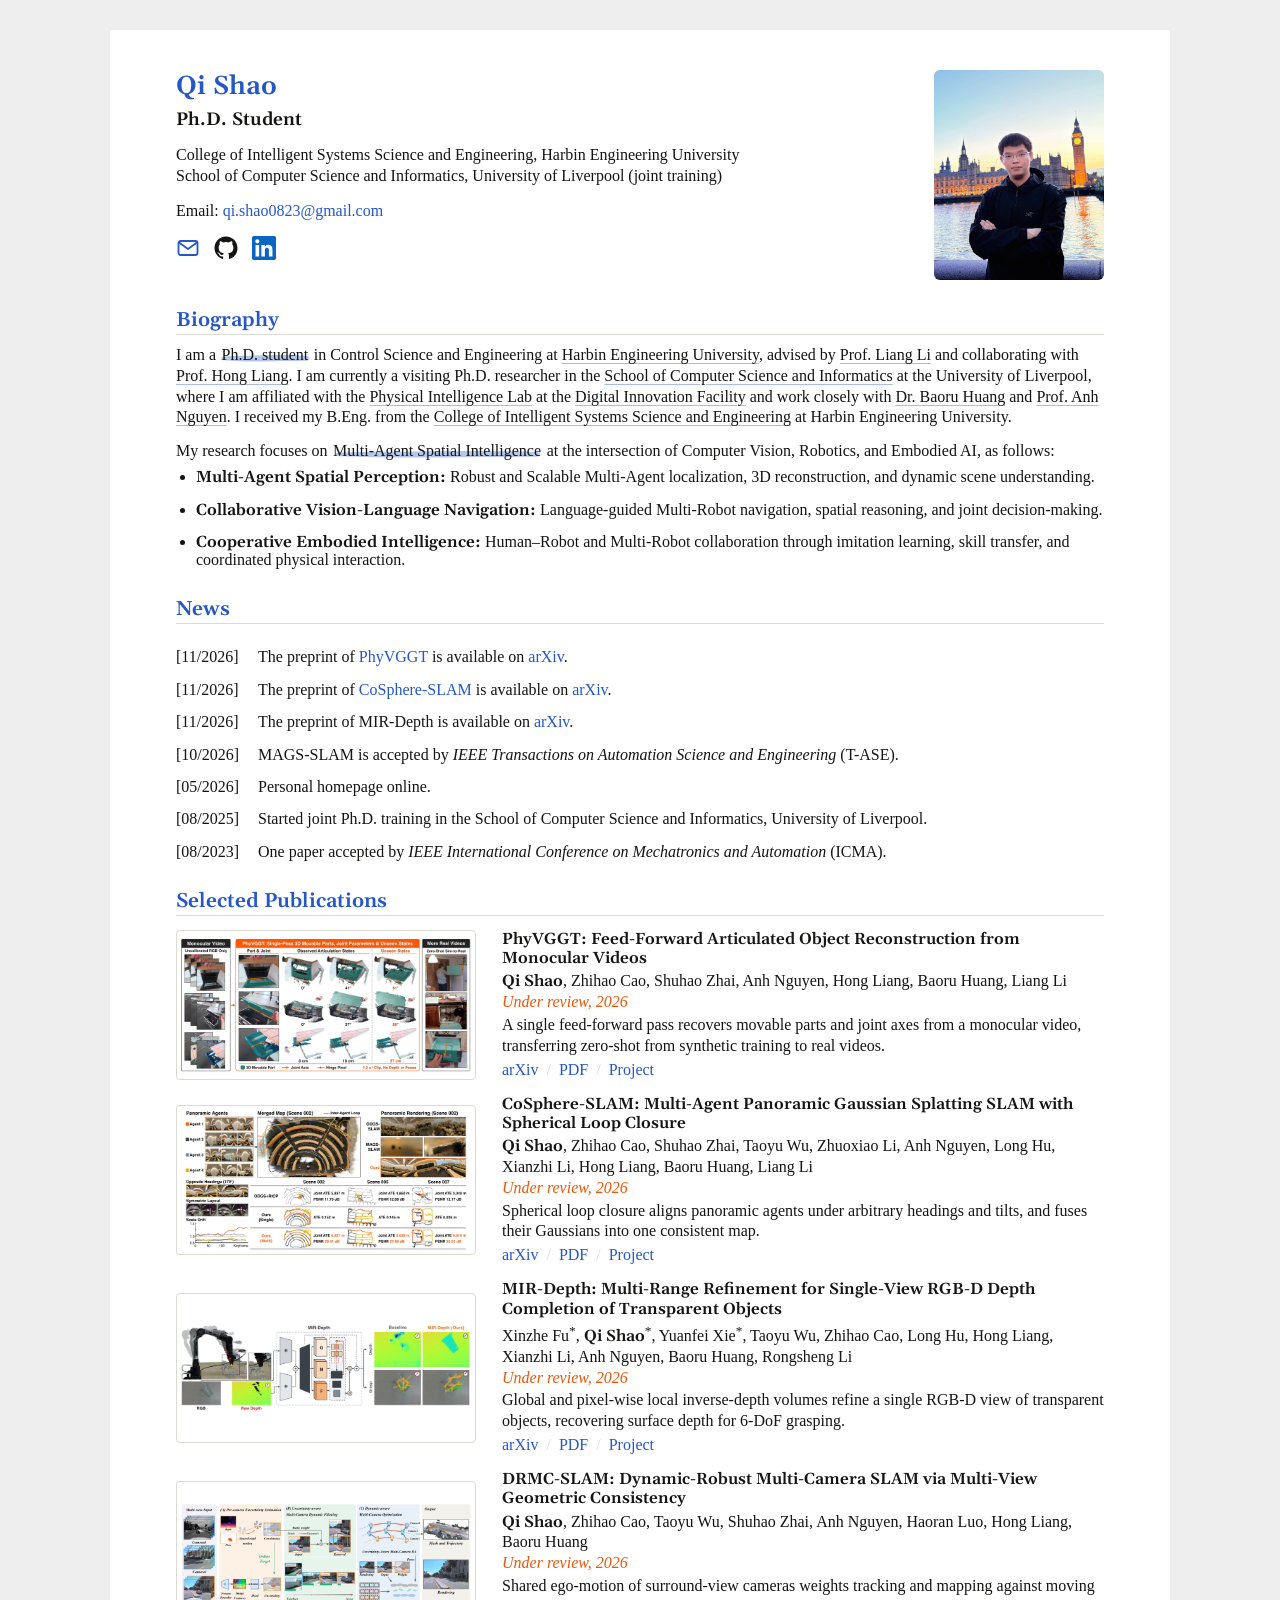
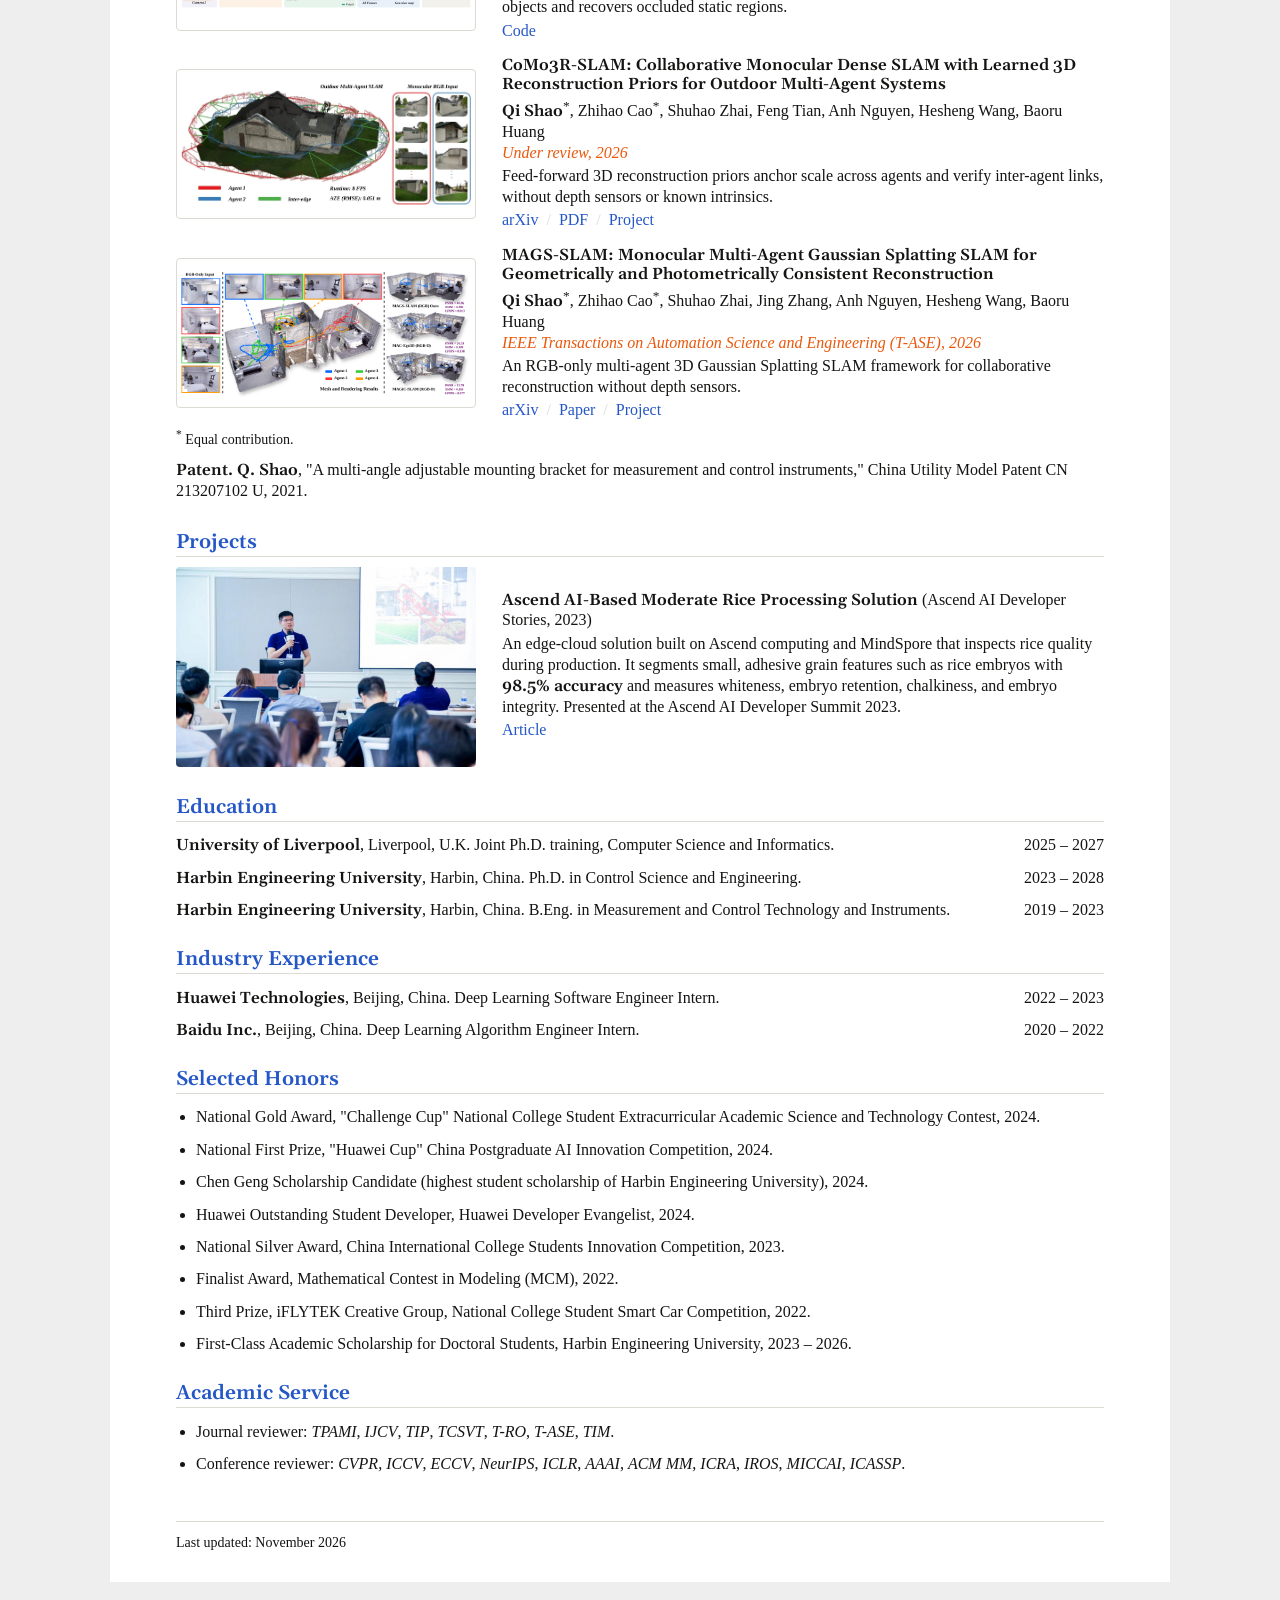
<file: index.html>
<!DOCTYPE html>
<html lang="en">

<head>
  <meta charset="UTF-8">
  <meta name="author" content="Qi Shao">
  <meta name="viewport" content="width=device-width, initial-scale=1">
  <meta name="description" content="Qi Shao, Ph.D. student working on 3D scene representation and SLAM for multi-robot systems and embodied AI.">
  <title>Qi Shao</title>
  <link rel="icon" href="data:,">
  <link rel="preconnect" href="https://fonts.googleapis.com">
  <link rel="preconnect" href="https://fonts.gstatic.com" crossorigin>
  <link rel="stylesheet" href="https://fonts.googleapis.com/css2?family=Gelasio:wght@600&display=swap">
  <link rel="stylesheet" href="home.css?v=20261124i">
</head>

<body>
  <main class="wrap">
    <!-- EDIT CONTENT: Header -->
    <header class="header">
      <div>
        <h1>Qi Shao</h1>
        <p class="role">Ph.D. Student</p>
        <p>College of Intelligent Systems Science and Engineering, Harbin Engineering University</p>
        <p>School of Computer Science and Informatics, University of Liverpool (joint training)</p>
        <p class="contact">Email: <a href="mailto:qi.shao0823@gmail.com">qi.shao0823@gmail.com</a></p>
        <p class="links">
          <a href="mailto:qi.shao0823@gmail.com" title="Email" aria-label="Email"><svg viewBox="0 0 24 24" class="ic-mail"><rect x="2.5" y="5" width="19" height="14" rx="2"/><path d="M3 6.5l9 6.5 9-6.5"/></svg></a>
          <a href="https://github.com/qishao11" title="GitHub" aria-label="GitHub"><svg viewBox="0 0 24 24" class="ic-fill"><path d="M12 .5C5.65.5.5 5.65.5 12c0 5.08 3.29 9.39 7.86 10.91.58.1.79-.25.79-.56v-1.97c-3.2.7-3.87-1.54-3.87-1.54-.52-1.33-1.28-1.69-1.28-1.69-1.04-.71.08-.7.08-.7 1.15.08 1.76 1.19 1.76 1.19 1.03 1.76 2.69 1.25 3.35.96.1-.75.4-1.25.73-1.54-2.55-.29-5.24-1.28-5.24-5.68 0-1.26.45-2.28 1.19-3.09-.12-.29-.52-1.46.11-3.05 0 0 .97-.31 3.17 1.18a11 11 0 0 1 5.77 0c2.2-1.49 3.17-1.18 3.17-1.18.63 1.59.23 2.76.11 3.05.74.81 1.19 1.83 1.19 3.09 0 4.41-2.69 5.38-5.26 5.67.41.36.78 1.06.78 2.14v3.17c0 .31.21.67.8.56A11.51 11.51 0 0 0 23.5 12C23.5 5.65 18.35.5 12 .5z"/></svg></a>
          <a href="https://www.linkedin.com/in/qi-shao-312164307" title="LinkedIn" aria-label="LinkedIn"><svg viewBox="0 0 24 24" class="ic-fill ic-linkedin"><path d="M20.45 20.45h-3.56v-5.57c0-1.33-.02-3.04-1.85-3.04-1.85 0-2.14 1.45-2.14 2.94v5.67H9.35V9h3.41v1.56h.05c.48-.9 1.64-1.85 3.37-1.85 3.6 0 4.27 2.37 4.27 5.46v6.28zM5.34 7.43a2.06 2.06 0 1 1 0-4.13 2.06 2.06 0 0 1 0 4.13zM7.12 20.45H3.56V9h3.56v11.45zM22.22 0H1.77C.79 0 0 .77 0 1.73v20.54C0 23.23.79 24 1.77 24h20.45c.98 0 1.78-.77 1.78-1.73V1.73C24 .77 23.2 0 22.22 0z"/></svg></a>
        </p>
      </div>
      <img class="photo" src="images/Personal.jpg?v=20261007" alt="Qi Shao">
    </header>

    <!-- EDIT CONTENT: Biography -->
    <section id="bio">
      <h2>Biography</h2>
      <p>
        I am a <mark class="brush">Ph.D. student</mark> in Control Science and Engineering at
        <a href="https://english.hrbeu.edu.cn/">Harbin Engineering University</a>, advised by
        <a href="https://faculty.hrbeu.edu.cn/liliang/zh_CN/hjxx/45060/content/4376.htm">Prof. Liang Li</a>
        and collaborating with <a href="https://faculty.hrbeu.edu.cn/lianghong/zh_CN/index.htm">Prof. Hong Liang</a>.
        I am currently a visiting Ph.D. researcher in the
        <a href="https://www.liverpool.ac.uk/computer-science-and-informatics/">School of Computer Science and Informatics</a>
        at the University of Liverpool, where I am affiliated with the
        <a href="https://github.com/airvlab">Physical Intelligence Lab</a> at the
        <a href="https://digitalinnovationfacility.com/about-us/">Digital Innovation Facility</a>
        and work closely with <a href="https://baoru.netlify.app/">Dr. Baoru Huang</a> and
        <a href="https://cgi.csc.liv.ac.uk/~anguyen/">Prof. Anh Nguyen</a>.
        I received my B.Eng. from the <a href="https://cisse.hrbeu.edu.cn/">College of Intelligent Systems Science and Engineering</a>
        at Harbin Engineering University.
      </p>
      <p>My research focuses on <mark class="brush">Multi-Agent Spatial Intelligence</mark> at the intersection of Computer Vision, Robotics, and Embodied AI, as follows:</p>
      <ul class="plain research">
        <li><strong>Multi-Agent Spatial Perception:</strong> Robust and Scalable Multi-Agent localization, 3D reconstruction, and dynamic scene understanding.</li>
        <li><strong>Collaborative Vision-Language Navigation:</strong> Language-guided Multi-Robot navigation, spatial reasoning, and joint decision-making.</li>
        <li><strong>Cooperative Embodied Intelligence:</strong> Human&ndash;Robot and Multi-Robot collaboration through imitation learning, skill transfer, and coordinated physical interaction.</li>
      </ul>
    </section>

    <!-- EDIT CONTENT: News -->
    <section id="news">
      <h2>News</h2>
      <ul class="news" id="news-list">
        <li><span class="date">[11/2026]</span><span>The preprint of <a href="https://phyvggt.github.io">PhyVGGT</a> is available on <a href="https://arxiv.org/abs/2611.22244">arXiv</a>.</span></li>
        <li><span class="date">[11/2026]</span><span>The preprint of <a href="https://cosphere-slam.github.io">CoSphere-SLAM</a> is available on <a href="https://arxiv.org/abs/2611.22235">arXiv</a>.</span></li>
        <li><span class="date">[11/2026]</span><span>The preprint of MIR-Depth is available on <a href="https://arxiv.org/abs/2611.25417">arXiv</a>.</span></li>
        <li><span class="date">[10/2026]</span><span>MAGS-SLAM is accepted by <em>IEEE Transactions on Automation Science and Engineering</em> (T-ASE).</span></li>
        <li><span class="date">[05/2026]</span><span>Personal homepage online.</span></li>
        <li><span class="date">[08/2025]</span><span>Started joint Ph.D. training in the School of Computer Science and Informatics, University of Liverpool.</span></li>
        <li><span class="date">[08/2023]</span><span>One paper accepted by <em>IEEE International Conference on Mechatronics and Automation</em> (ICMA).</span></li>
      </ul>
    </section>

    <!-- EDIT CONTENT: Publications -->
    <section id="publications">
      <h2>Selected Publications</h2>

      <div class="pub">
        <img src="images/phyvggt-teaser.jpg" alt="PhyVGGT reconstructs movable parts and joints from a monocular video" data-zoom>
        <div>
          <p class="title">PhyVGGT: Feed-Forward Articulated Object Reconstruction from Monocular Videos</p>
          <p><strong>Qi Shao</strong>, Zhihao Cao, Shuhao Zhai, Anh Nguyen, Hong Liang, Baoru Huang, Liang Li</p>
          <p class="venue">Under review, 2026</p>
          <p class="tag">A single feed-forward pass recovers movable parts and joint axes from a monocular video, transferring zero-shot from synthetic training to real videos.</p>
          <p class="links-line"><a href="https://arxiv.org/abs/2611.22244">arXiv</a> <span>/</span> <a href="https://arxiv.org/pdf/2611.22244">PDF</a> <span>/</span> <a href="https://phyvggt.github.io">Project</a></p>
        </div>
      </div>

      <div class="pub">
        <img src="images/cosphere-slam-teaser.jpg" alt="CoSphere-SLAM aligns panoramic agents into one 3D Gaussian map" data-zoom>
        <div>
          <p class="title">CoSphere-SLAM: Multi-Agent Panoramic Gaussian Splatting SLAM with Spherical Loop Closure</p>
          <p><strong>Qi Shao</strong>, Zhihao Cao, Shuhao Zhai, Taoyu Wu, Zhuoxiao Li, Anh Nguyen, Long Hu, Xianzhi Li, Hong Liang, Baoru Huang, Liang Li</p>
          <p class="venue">Under review, 2026</p>
          <p class="tag">Spherical loop closure aligns panoramic agents under arbitrary headings and tilts, and fuses their Gaussians into one consistent map.</p>
          <p class="links-line"><a href="https://arxiv.org/abs/2611.22235">arXiv</a> <span>/</span> <a href="https://arxiv.org/pdf/2611.22235">PDF</a> <span>/</span> <a href="https://cosphere-slam.github.io">Project</a></p>
        </div>
      </div>

      <div class="pub">
        <img src="images/mir-depth-teaser.jpg" alt="MIR-Depth completes the depth of a transparent cup for robotic grasping" data-zoom>
        <div>
          <p class="title">MIR-Depth: Multi-Range Refinement for Single-View RGB-D Depth Completion of Transparent Objects</p>
          <p>Xinzhe Fu<sup>*</sup>, <strong>Qi Shao</strong><sup>*</sup>, Yuanfei Xie<sup>*</sup>, Taoyu Wu, Zhihao Cao, Long Hu, Hong Liang, Xianzhi Li, Anh Nguyen, Baoru Huang, Rongsheng Li</p>
          <p class="venue">Under review, 2026</p>
          <p class="tag">Global and pixel-wise local inverse-depth volumes refine a single RGB-D view of transparent objects, recovering surface depth for 6-DoF grasping.</p>
          <p class="links-line"><a href="https://arxiv.org/abs/2611.25417">arXiv</a> <span>/</span> <a href="https://arxiv.org/pdf/2611.25417">PDF</a> <span>/</span> <a aria-disabled="true">Project</a></p>
        </div>
      </div>

      <div class="pub">
        <img src="images/drmc-slam-pipeline.jpg" alt="DRMC-SLAM pipeline" data-zoom>
        <div>
          <p class="title">DRMC-SLAM: Dynamic-Robust Multi-Camera SLAM via Multi-View Geometric Consistency</p>
          <p><strong>Qi Shao</strong>, Zhihao Cao, Taoyu Wu, Shuhao Zhai, Anh Nguyen, Haoran Luo, Hong Liang, Baoru Huang</p>
          <p class="venue">Under review, 2026</p>
          <p class="tag">Shared ego-motion of surround-view cameras weights tracking and mapping against moving objects and recovers occluded static regions.</p>
          <p class="links-line"><a href="https://github.com/qishao11/DRMC-SLAM">Code</a></p>
        </div>
      </div>

      <div class="pub">
        <img src="images/como3r-slam-teaser.jpg" alt="CoMo3R-SLAM outdoor multi-agent reconstruction" data-zoom>
        <div>
          <p class="title">CoMo3R-SLAM: Collaborative Monocular Dense SLAM with Learned 3D Reconstruction Priors for Outdoor Multi-Agent Systems</p>
          <p><strong>Qi Shao</strong><sup>*</sup>, Zhihao Cao<sup>*</sup>, Shuhao Zhai, Feng Tian, Anh Nguyen, Hesheng Wang, Baoru Huang</p>
          <p class="venue">Under review, 2026</p>
          <p class="tag">Feed-forward 3D reconstruction priors anchor scale across agents and verify inter-agent links, without depth sensors or known intrinsics.</p>
          <p class="links-line"><a href="https://arxiv.org/abs/2605.30488v2">arXiv</a> <span>/</span> <a href="https://arxiv.org/pdf/2605.30488v2">PDF</a> <span>/</span> <a href="https://como3r-slam.github.io">Project</a></p>
        </div>
      </div>

      <div class="pub">
        <img src="images/mags-slam-teaser.png" alt="MAGS-SLAM overview" data-zoom>
        <div>
          <p class="title">MAGS-SLAM: Monocular Multi-Agent Gaussian Splatting SLAM for Geometrically and Photometrically Consistent Reconstruction</p>
          <p><strong>Qi Shao</strong><sup>*</sup>, Zhihao Cao<sup>*</sup>, Shuhao Zhai, Jing Zhang, Anh Nguyen, Hesheng Wang, Baoru Huang</p>
          <p class="venue">IEEE Transactions on Automation Science and Engineering (T-ASE), 2026</p>
          <p class="tag">An RGB-only multi-agent 3D Gaussian Splatting SLAM framework for collaborative reconstruction without depth sensors.</p>
          <p class="links-line"><a href="https://arxiv.org/abs/2605.10760v2">arXiv</a> <span>/</span> <a href="https://ieeexplore.ieee.org/document/11745927">Paper</a> <span>/</span> <a href="https://mags-slam.github.io">Project</a></p>
        </div>
      </div>

      <p class="note"><sup>*</sup> Equal contribution.</p>

      <p><strong>Patent.</strong> <strong>Q. Shao</strong>, "A multi-angle adjustable mounting bracket for measurement and control instruments," China Utility Model Patent CN 213207102 U, 2021.</p>
    </section>

    <!-- EDIT CONTENT: Project -->
    <section id="projects">
      <h2>Projects</h2>
      <div class="project">
        <img src="images/ascend-rice-ai-cover.png" alt="Ascend AI rice processing project" data-zoom>
        <div>
          <p><strong>Ascend AI-Based Moderate Rice Processing Solution</strong> (Ascend AI Developer Stories, 2023)</p>
          <p>
            An edge-cloud solution built on Ascend computing and MindSpore that inspects rice quality during production.
            It segments small, adhesive grain features such as rice embryos with <strong>98.5% accuracy</strong> and
            measures whiteness, embryo retention, chalkiness, and embryo integrity. Presented at the Ascend AI Developer Summit 2023.
           
          </p>
          <p class="links-line"><a href="https://mp.weixin.qq.com/s/vDVNTr2NgTSDnGcO1pzpyA">Article</a></p>
        </div>
      </div>
    </section>

    <!-- EDIT CONTENT: Education -->
    <section id="education">
      <h2>Education</h2>
      <div class="entry">
        <p><strong>University of Liverpool</strong>, Liverpool, U.K. Joint Ph.D. training, Computer Science and Informatics.</p>
        <span class="when">2025 &ndash; 2027</span>
      </div>
      <div class="entry">
        <p><strong>Harbin Engineering University</strong>, Harbin, China. Ph.D. in Control Science and Engineering.</p>
        <span class="when">2023 &ndash; 2028</span>
      </div>
      <div class="entry">
        <p><strong>Harbin Engineering University</strong>, Harbin, China. B.Eng. in Measurement and Control Technology and Instruments.</p>
        <span class="when">2019 &ndash; 2023</span>
      </div>
    </section>

    <!-- EDIT CONTENT: Experience -->
    <section id="experience">
      <h2>Industry Experience</h2>
      <div class="entry">
        <p><strong>Huawei Technologies</strong>, Beijing, China. Deep Learning Software Engineer Intern.</p>
        <span class="when">2022 &ndash; 2023</span>
      </div>
      <div class="entry">
        <p><strong>Baidu Inc.</strong>, Beijing, China. Deep Learning Algorithm Engineer Intern.</p>
        <span class="when">2020 &ndash; 2022</span>
      </div>
    </section>

    <!-- EDIT CONTENT: Honors -->
    <section id="honors">
      <h2>Selected Honors</h2>
      <ul class="plain">
        <li>National Gold Award, "Challenge Cup" National College Student Extracurricular Academic Science and Technology Contest, 2024.</li>
        <li>National First Prize, "Huawei Cup" China Postgraduate AI Innovation Competition, 2024.</li>
        <li>Chen Geng Scholarship Candidate (highest student scholarship of Harbin Engineering University), 2024.</li>
        <li>Huawei Outstanding Student Developer, Huawei Developer Evangelist, 2024.</li>
        <li>National Silver Award, China International College Students Innovation Competition, 2023.</li>
        <li>Finalist Award, Mathematical Contest in Modeling (MCM), 2022.</li>
        <li>Third Prize, iFLYTEK Creative Group, National College Student Smart Car Competition, 2022.</li>
        <li>First-Class Academic Scholarship for Doctoral Students, Harbin Engineering University, 2023 &ndash; 2026.</li>
      </ul>
    </section>

    <!-- EDIT CONTENT: Service -->
    <section id="service">
      <h2>Academic Service</h2>
      <ul class="plain">
        <li>Journal reviewer: <em>TPAMI</em>, <em>IJCV</em>, <em>TIP</em>, <em>TCSVT</em>, <em>T-RO</em>, <em>T-ASE</em>, <em>TIM</em>.</li>
        <li>Conference reviewer: <em>CVPR</em>, <em>ICCV</em>, <em>ECCV</em>, <em>NeurIPS</em>, <em>ICLR</em>, <em>AAAI</em>, <em>ACM MM</em>, <em>ICRA</em>, <em>IROS</em>, <em>MICCAI</em>, <em>ICASSP</em>.</li>
      </ul>
    </section>

    <footer>Last updated: November 2026</footer>
  </main>

  <div class="zoom" id="zoom" aria-hidden="true"><img alt=""></div>

  <script>
    const zoom = document.getElementById('zoom');
    const zoomImg = zoom.querySelector('img');
    document.querySelectorAll('img[data-zoom]').forEach(function (img) {
      img.addEventListener('click', function () {
        zoomImg.src = img.src;
        zoom.classList.add('active');
      });
    });
    function closeZoom() { zoom.classList.remove('active'); zoomImg.removeAttribute('src'); }
    zoom.addEventListener('click', closeZoom);
    document.addEventListener('keydown', function (e) { if (e.key === 'Escape') closeZoom(); });
    /* Hand-drawn blue brush strokes under key phrases, painted one after another on view */
    (function () {
      var marks = [].slice.call(document.querySelectorAll('mark.brush'));
      if (!marks.length) return;
      var c = '#B5C6EC';
      var svg = "<svg xmlns='http://www.w3.org/2000/svg' viewBox='0 0 200 20' preserveAspectRatio='none'>" +
        "<path fill='" + c + "' d='M3 8.5C22 5 48 6.5 76 5.2S141 3.6 168 4.6 194 6 197.5 7.8L196 15.2C178 16.6 151 15.1 121 16.3S58 17.4 33 16.1 8 15.8 2.5 13.6Z'/>" +
        "<path fill='" + c + "' opacity='.55' d='M6 11.2C40 9.6 95 10.4 140 9.8S188 10.2 199 11.4L198 13C170 13.6 120 12.8 70 13.4S20 13.4 5 12.9Z'/></svg>";
      var img = 'url("data:image/svg+xml,' + encodeURIComponent(svg) + '")';
      marks.forEach(function (m, i) { m.style.backgroundImage = img; m.style.transitionDelay = (0.1 + i * 0.6) + 's'; });
      function paint() { marks.forEach(function (m) { m.classList.add('drawn'); }); }
      if (matchMedia('(prefers-reduced-motion: reduce)').matches || !('IntersectionObserver' in window)) return paint();
      /* Wait for the visitor's first scroll, then paint each phrase as it is in view */
      var started = false;
      function start() {
        if (started) return;
        started = true;
        ['scroll', 'wheel', 'touchmove'].forEach(function (t) { removeEventListener(t, start); });
        var io = new IntersectionObserver(function (es) {
          es.forEach(function (e) { if (e.isIntersecting) { e.target.classList.add('drawn'); io.unobserve(e.target); } });
        }, { threshold: 0.6 });
        marks.forEach(function (m) { io.observe(m); });
      }
      ['scroll', 'wheel', 'touchmove'].forEach(function (t) { addEventListener(t, start, { passive: true }); });
    })();
  </script>
</body>

</html>
</file>
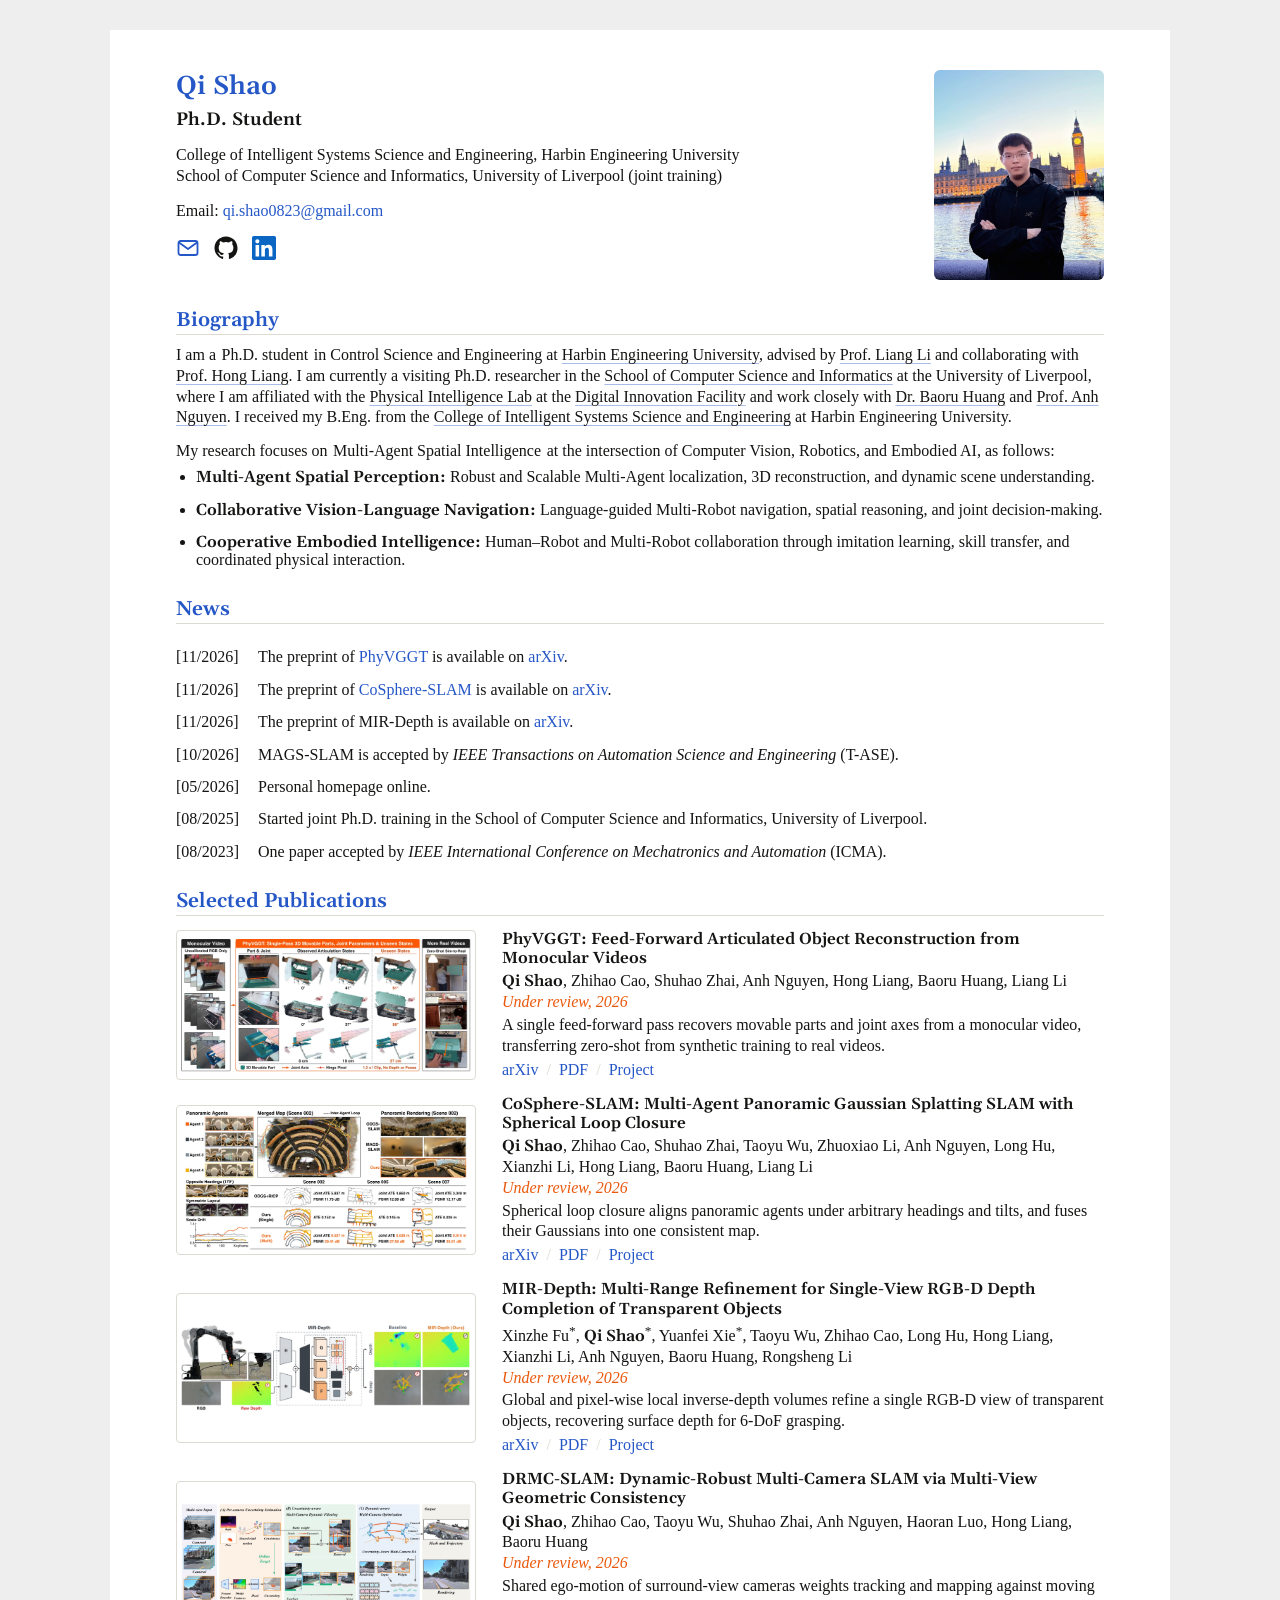
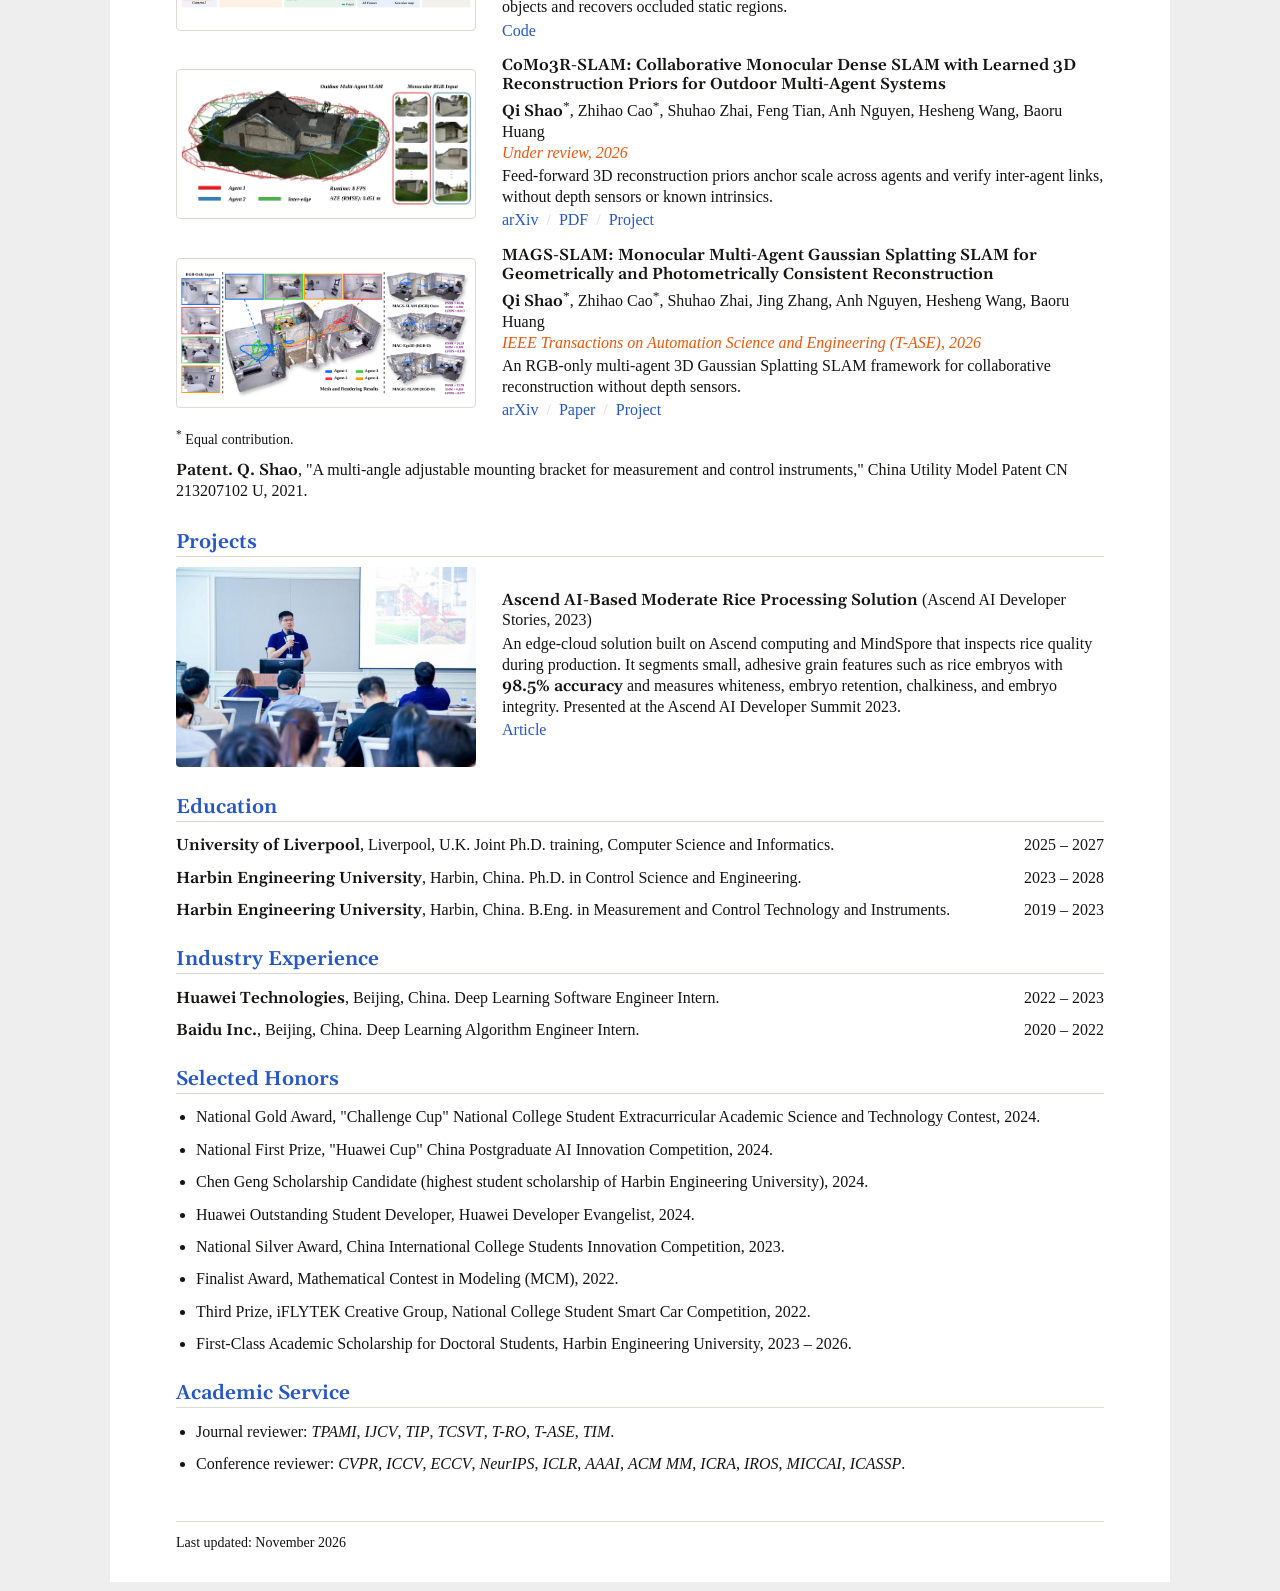
<file: about.html>
<!DOCTYPE html>
<html lang="en">
<head>
  <meta charset="UTF-8">
  <title>Qi Shao</title>
  <meta http-equiv="refresh" content="0; url=/#education">
  <link rel="canonical" href="https://qishao.cc/#education">
</head>
<body><a href="/#education">Qi Shao</a></body>
</html>
</file>
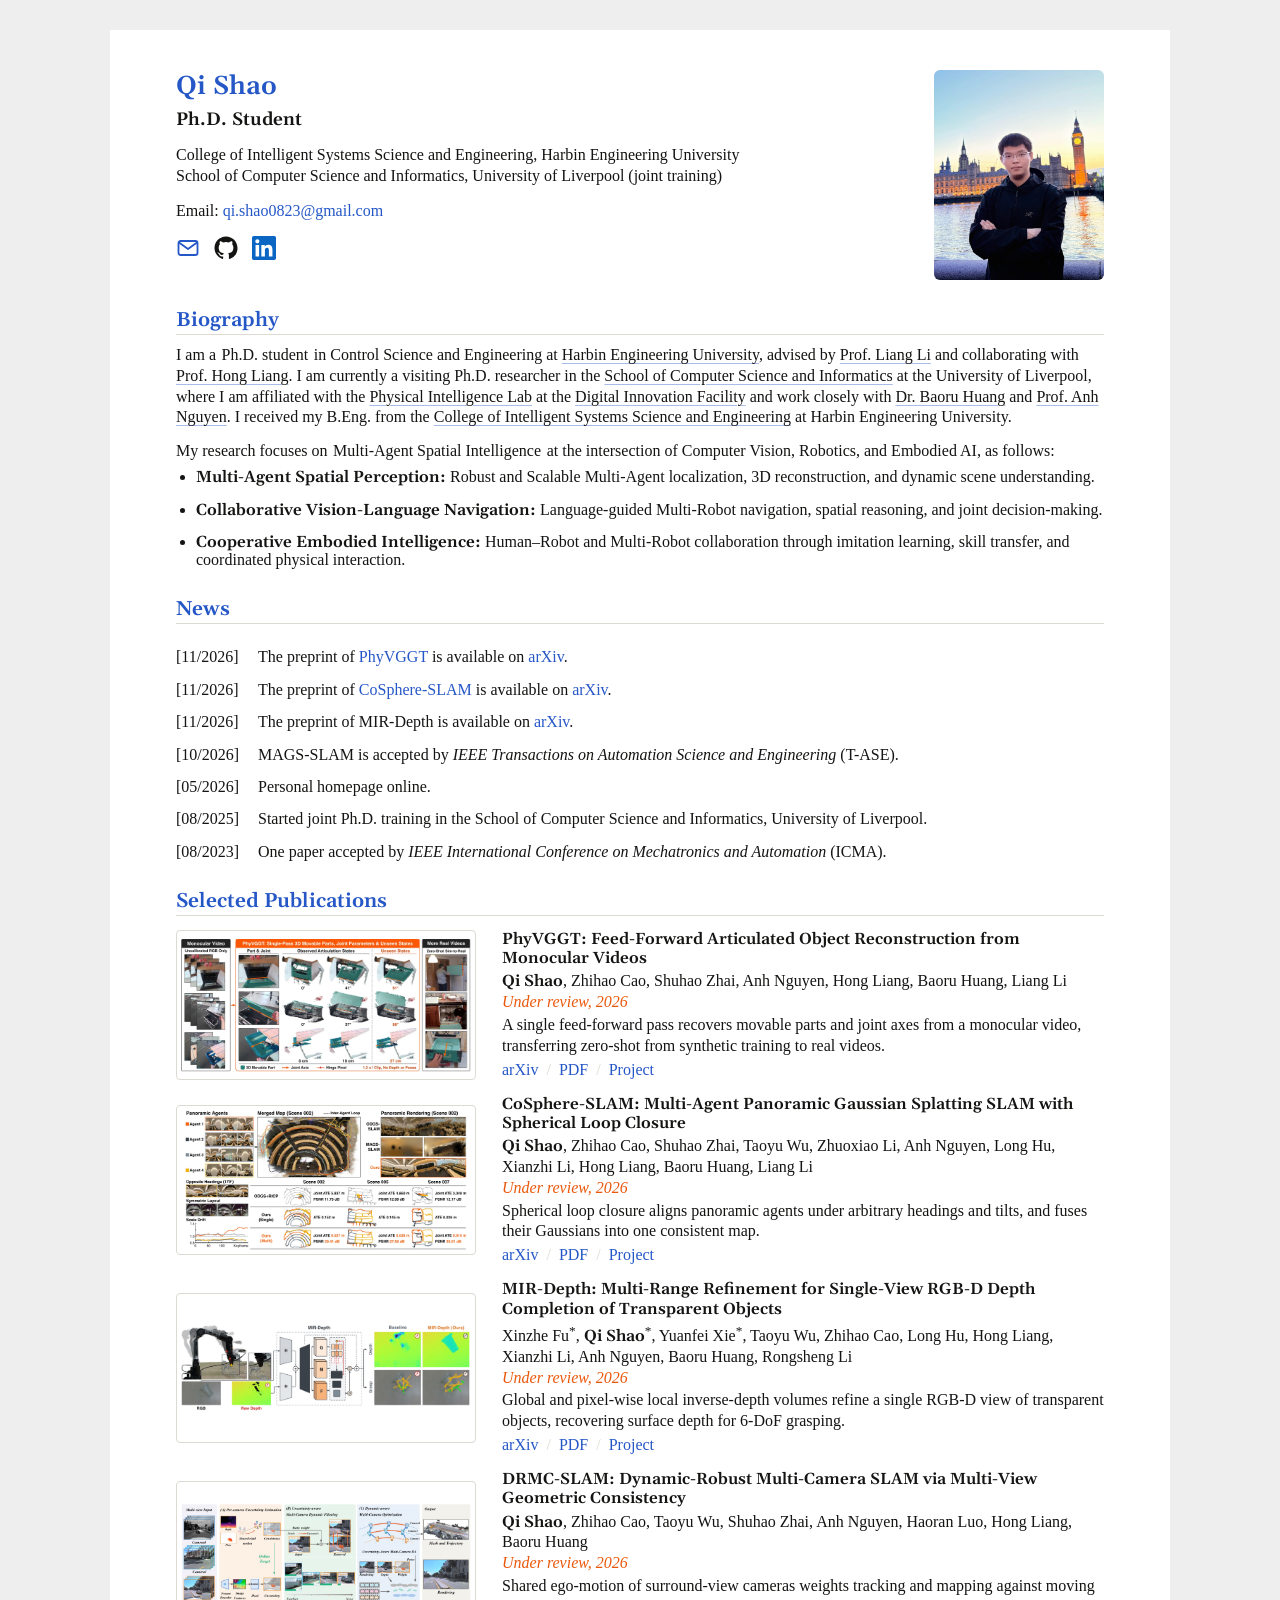
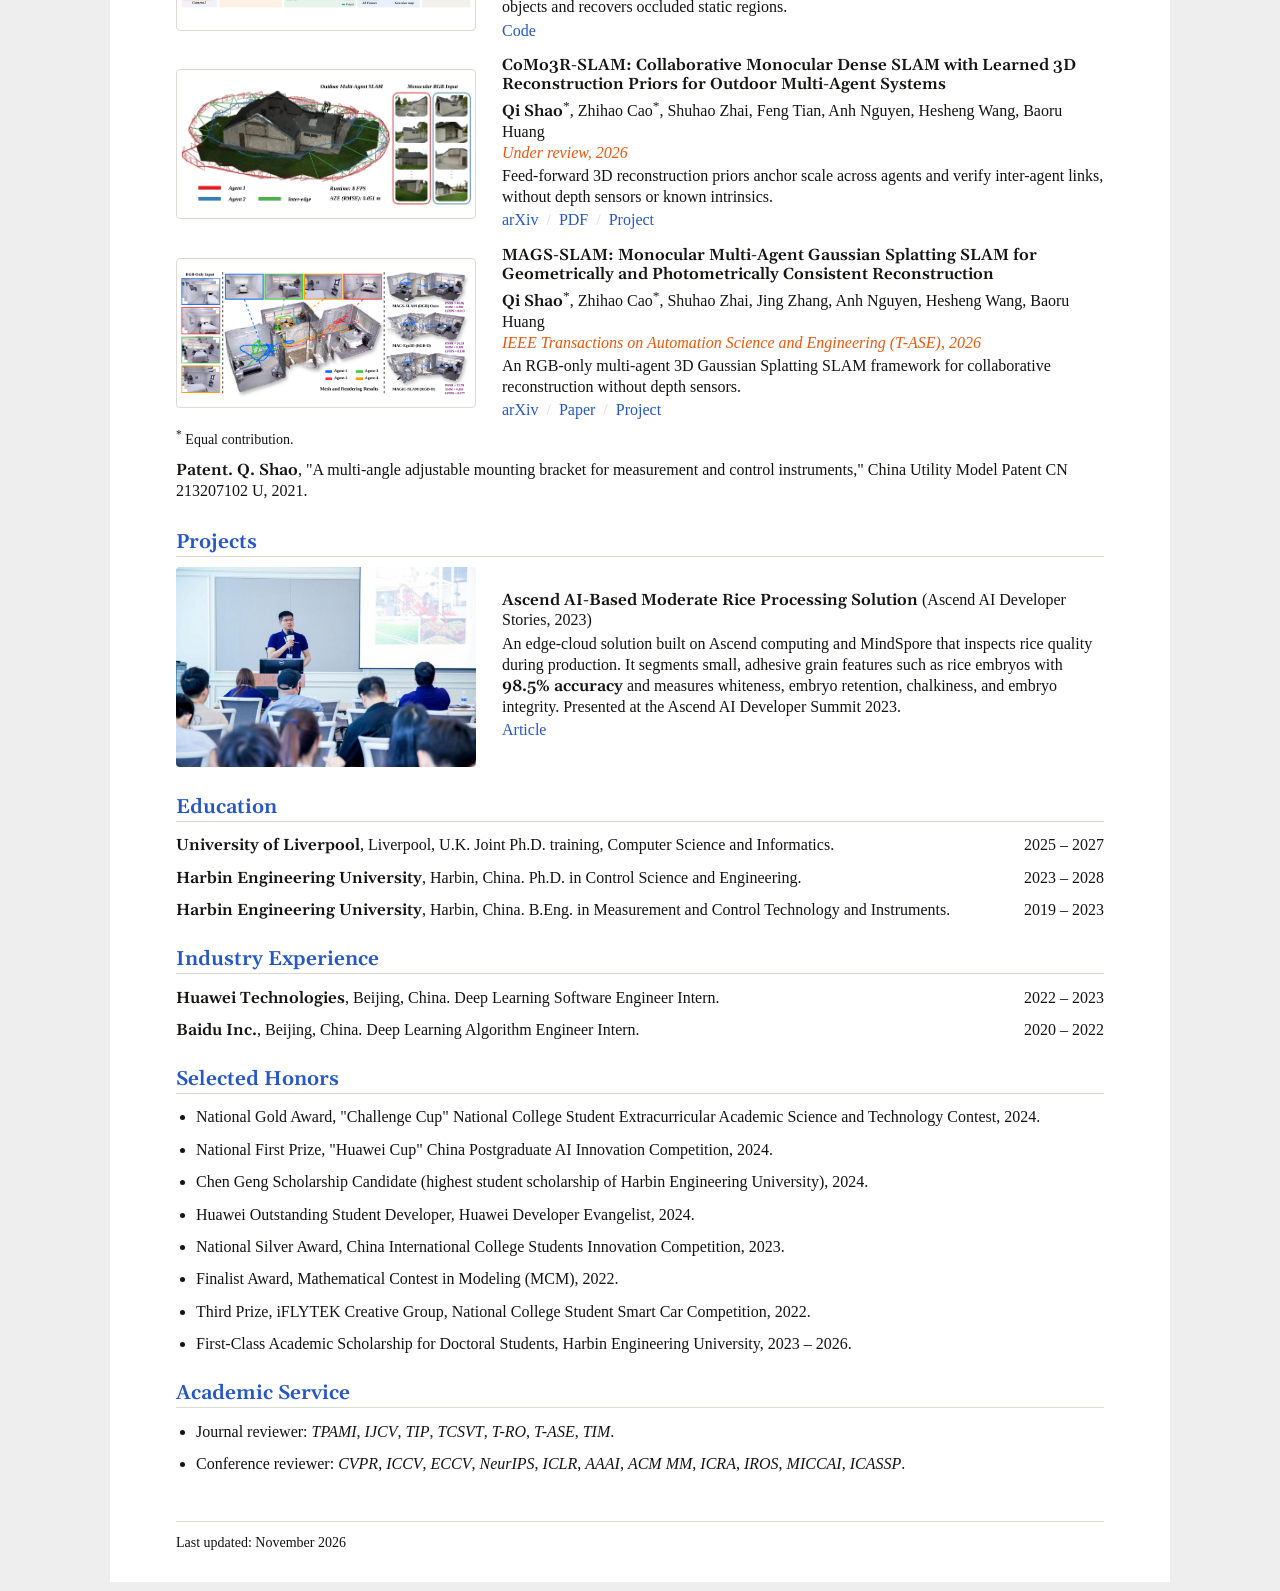
<file: projects.html>
<!DOCTYPE html>
<html lang="en">
<head>
  <meta charset="UTF-8">
  <title>Qi Shao</title>
  <meta http-equiv="refresh" content="0; url=/#projects">
  <link rel="canonical" href="https://qishao.cc/#projects">
</head>
<body><a href="/#projects">Qi Shao</a></body>
</html>
</file>
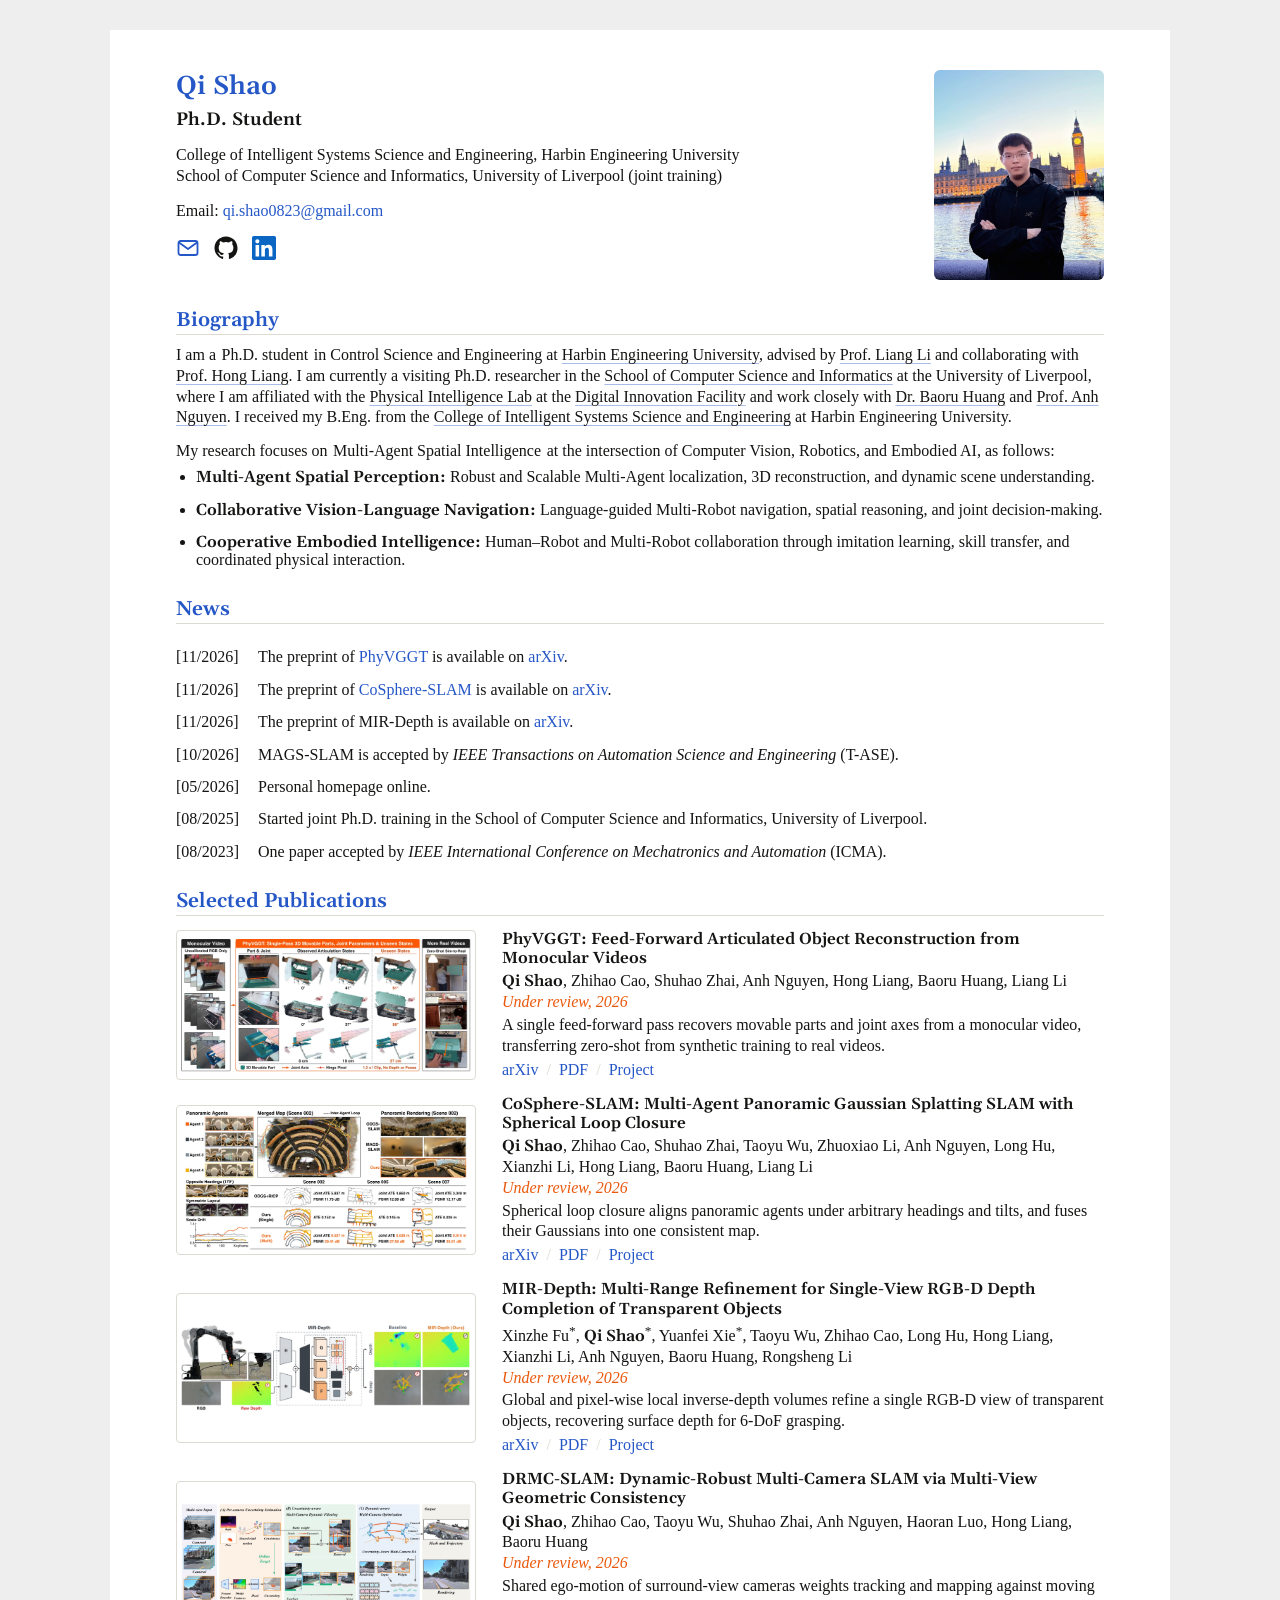
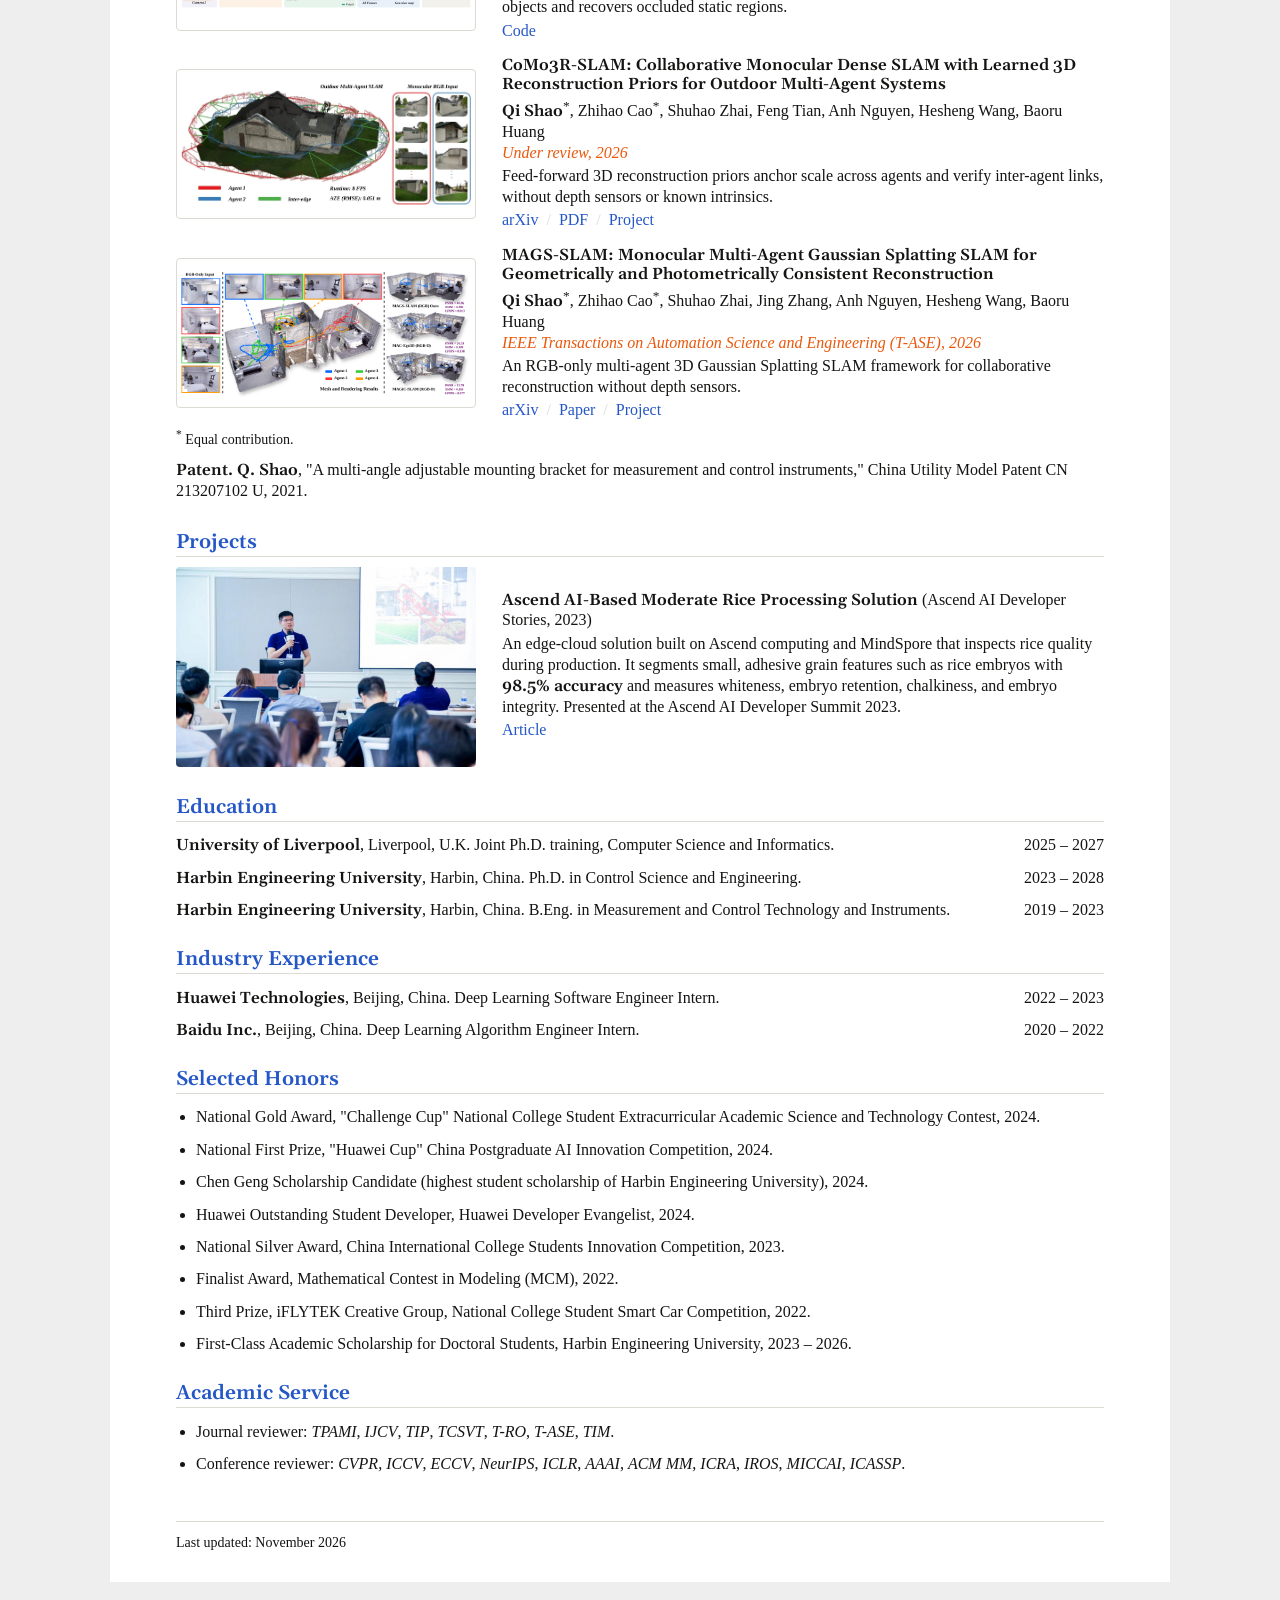
<file: publications.html>
<!DOCTYPE html>
<html lang="en">
<head>
  <meta charset="UTF-8">
  <title>Qi Shao</title>
  <meta http-equiv="refresh" content="0; url=/#publications">
  <link rel="canonical" href="https://qishao.cc/#publications">
</head>
<body><a href="/#publications">Qi Shao</a></body>
</html>
</file>
<file: home.css>
/* Single-page academic homepage: one narrow column, serif section
   headings over a hairline rule, blue links, no cards.
   Font: Georgia throughout. */

/* Georgia only has old-style figures; take digits from Times New Roman
   so numbers sit on the baseline at cap height. */
@font-face { font-family: "Lining Digits"; src: local("Times New Roman"), local("TimesNewRomanPSMT"); unicode-range: U+0030-0039; font-weight: 400; }
@font-face { font-family: "Lining Digits"; src: local("Times New Roman Bold"), local("TimesNewRomanPS-BoldMT"); unicode-range: U+0030-0039; font-weight: 700; }
@font-face { font-family: "Lining Digits"; src: local("Times New Roman Italic"), local("TimesNewRomanPS-ItalicMT"); unicode-range: U+0030-0039; font-weight: 400; font-style: italic; }

:root {
  --brand: #2557C7;
  --brand-hover: #1B449E;
  --text: #141413;
  --line: #DCDAD2;
  --soft: #FAF9F5;
  --serif: "Lining Digits", Georgia, "Times New Roman", "Songti SC", serif;
  --sans: var(--serif);
  /* Georgia has no semibold; bold text uses Gelasio (Georgia-metric) at 600. */
  --bold: "Lining Digits", "Gelasio", Georgia, "Times New Roman", serif;
}

strong, b { font-family: var(--bold); font-weight: 600; }

* { box-sizing: border-box; }

html { scroll-behavior: smooth; }

body {
  margin: 0;
  background: #EEEEEE;
  color: var(--text);
  font-family: var(--sans);
  font-size: 16px;
  line-height: 1.3;
}

a { color: var(--brand); text-decoration: none; }
a:hover { color: var(--brand-hover); text-decoration: underline; }
/* Placeholder link with no target yet: same look, no hover response. */
a:not([href]), a:not([href]):hover { color: var(--brand); text-decoration: none; cursor: default; }
#bio a { color: var(--text); text-decoration: underline; text-decoration-color: rgba(37, 87, 199, 0.4); text-decoration-thickness: 1px; text-underline-offset: 3px; }
#bio a:hover { color: var(--brand); text-decoration-color: var(--brand); }

.wrap {
  max-width: 1060px;
  margin: 30px auto;
  padding: 40px 66px 30px;
  background: #FFFFFF;
}

/* Header */
.header {
  display: flex;
  justify-content: space-between;
  align-items: flex-start;
  gap: 32px;
}

.header h1 {
  margin: 0 0 4px;
  font-family: var(--bold);
  font-size: 26px;
  font-weight: 600;
  color: var(--brand);
}

.header .role {
  margin: 0 0 14px;
  font-family: var(--bold);
  font-size: 18px;
  font-weight: 600;
}

.header p { margin: 0; }

.header .contact { margin-top: 14px; }

.links {
  margin-top: 14px !important;
  display: flex;
  gap: 14px;
}

.links a { display: inline-flex; color: var(--text); }
.links a:hover { color: var(--brand); }
.links svg { width: 24px; height: 24px; }
.links .ic-fill { fill: currentColor; }
.links .ic-linkedin { color: #0A66C2; }
.links .ic-mail { fill: none; stroke: var(--brand); stroke-width: 1.8; stroke-linejoin: round; }

.photo {
  flex: 0 0 170px;
  width: 170px;
  height: 210px;
  border-radius: 6px;
  object-fit: cover;
  object-position: center top;
}

/* Section headings */
h2 {
  margin: 14px 0 10px;
  padding: 16px 0 4px;
  line-height: 1;
  border-bottom: 1px solid var(--line);
  font-family: var(--bold);
  font-size: 20px;
  font-weight: 600;
  color: var(--brand);
}

h2 .aside { font-family: var(--serif); font-size: 16px; font-weight: 400; }

section p { margin: 0 0 0.8em; }

/* News */
.news {
  margin: 0;
  padding: 0;
  list-style: none;
  max-height: 280px;
  overflow-y: auto;
}

.news li {
  display: grid;
  grid-template-columns: 74px 1fr;
  gap: 8px;
  margin-top: 0.9em;
}

.news .date { font-variant-numeric: tabular-nums; font-weight: 500; }

/* Publications */
.pub {
  display: grid;
  grid-template-columns: 300px 1fr;
  gap: 26px;
  align-items: center;
  margin-top: 0.9em;
  font-size: 16px;
  line-height: 1.3;
}

.pub img {
  display: block;
  width: 100%;
  aspect-ratio: 2 / 1;
  object-fit: contain;
  padding: 4px;
  border: 1px solid var(--line);
  border-radius: 4px;
  background: #FFFFFF;
  cursor: zoom-in;
}

.pub .title { font-family: var(--bold); font-size: 16px; font-weight: 600; line-height: 1.2; margin-bottom: 3px; }
.pub .venue { font-style: italic; color: #EA580C; }
.pub p { margin: 0; }
.pub .tag { margin-top: 2px; }

.links-line { margin-top: 3px !important; }
.links-line span { margin: 0 4px; color: var(--line); }

.note { margin-top: 6px; font-size: 14px; }

/* Plain lists */
.plain { margin: 0; padding-left: 20px; }
.plain li { margin: 0.9em 0 0; }
#bio p + .research { margin-top: -0.5em; }

/* Dated entries: education, experience */
.entry {
  display: flex;
  justify-content: space-between;
  gap: 16px;
  margin-top: 0.9em;
}

.entry .when { flex: none; font-variant-numeric: tabular-nums; }
.entry p { margin: 0; }

/* Project */
.project {
  display: grid;
  grid-template-columns: 300px 1fr;
  gap: 26px;
  align-items: center;
  font-size: 16px;
  line-height: 1.3;
}

.project p { margin: 0 0 3px; }

.project img { width: 100%; border-radius: 4px; cursor: zoom-in; }

footer {
  margin-top: 48px;
  padding-top: 12px;
  border-top: 1px solid var(--line);
  font-size: 14px;
}

/* Image zoom */
.zoom {
  position: fixed;
  inset: 0;
  display: none;
  align-items: center;
  justify-content: center;
  padding: 24px;
  background: rgba(20, 20, 19, 0.82);
  cursor: zoom-out;
  z-index: 10;
}

.zoom.active { display: flex; }
.zoom img { max-width: 100%; max-height: 100%; border-radius: 4px; background: #FFFFFF; }

/* List items use the font's normal line height (18px at 16px Georgia);
   paragraphs stay at 1.3. Desktop only. */
@media (min-width: 681px) {
  .news li, .plain li, .entry { line-height: 1.125; }
}

@media (max-width: 680px) {
  body { font-size: 16px; line-height: 1.5; }
  body { background: #FFFFFF; }
  .wrap { margin: 0; padding: 24px 18px 40px; }
  .header { flex-direction: column-reverse; gap: 16px; }
  .photo { width: 112px; height: 138px; flex-basis: auto; }
  .header h1 { font-size: 26px; }
  .header .role { font-size: 17px; margin-bottom: 10px; }
  .header p { font-size: 15px; }
  h2 { font-size: 19px; }
  .news { max-height: none; }
  .news li { grid-template-columns: 66px 1fr; gap: 6px; font-size: 15px; }
  .pub, .project { grid-template-columns: 1fr; gap: 10px; font-size: 15px; line-height: 1.4; }
  .pub + .pub { margin-top: 28px; }
  .pub .title { font-size: 16px; line-height: 1.3; }
  .entry { flex-direction: column; gap: 0; }
  .entry .when { font-size: 15px; }
}

/* Hand-drawn blue brush stroke under key phrases (painted on load by index.html) */
mark.brush {
  padding: 0 .1rem;
  background: transparent no-repeat 0 96% / 0% .6em;
  color: inherit;
  -webkit-box-decoration-break: clone;
  box-decoration-break: clone;
  transition: background-size .7s cubic-bezier(.55,.1,.3,1);
}
mark.brush.drawn { background-size: 100% .6em; }
</file>
